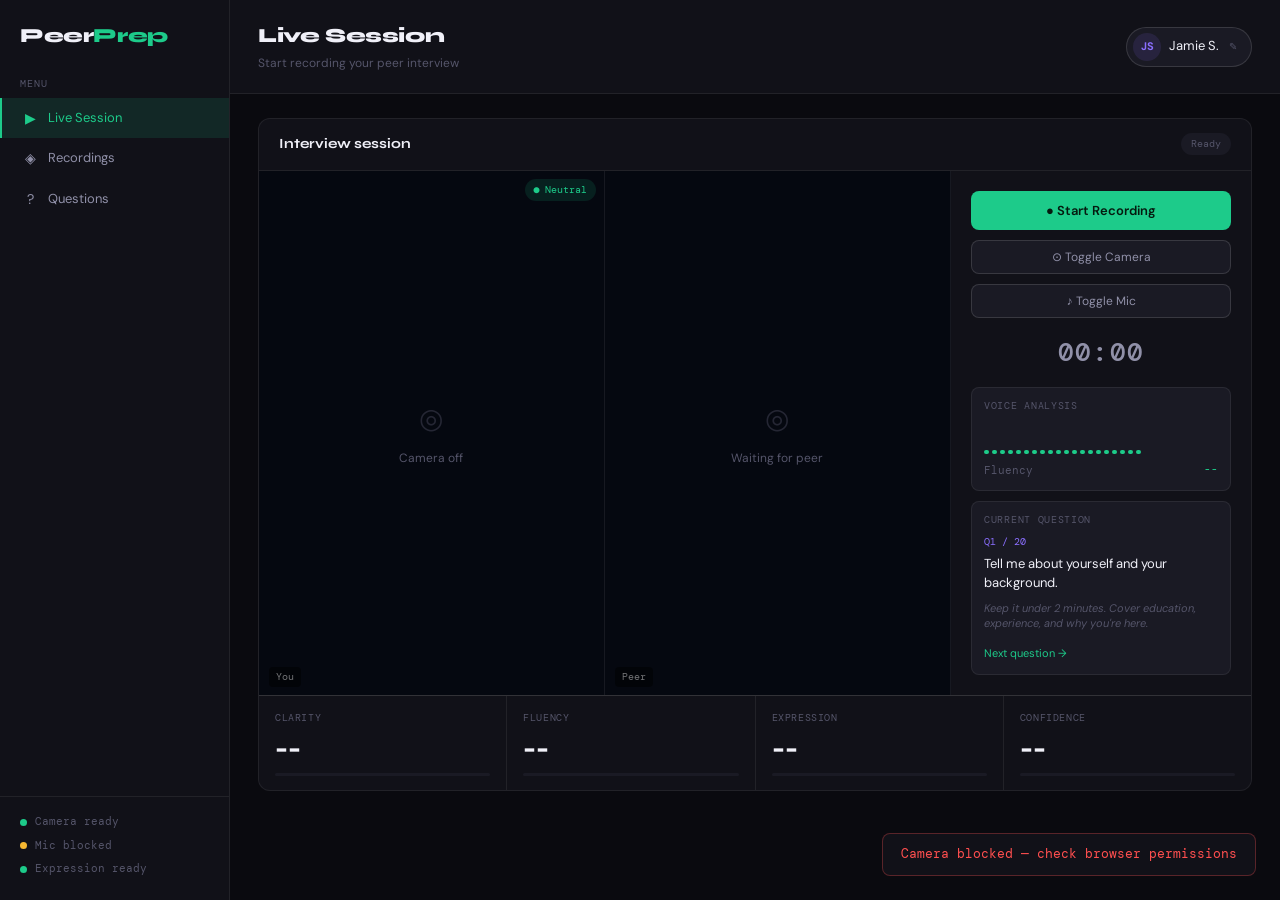
<file: dashboard.html>
<!DOCTYPE html>
<html lang="en">
<head>
<meta charset="UTF-8"/>
<meta name="viewport" content="width=device-width,initial-scale=1.0"/>
<title>PeerPrep — Interview Dashboard</title>
<link href="https://fonts.googleapis.com/css2?family=Syne:wght@400;600;700;800&family=DM+Mono:wght@400;500&family=DM+Sans:wght@300;400;500&display=swap" rel="stylesheet"/>
<!-- face-api.js removed — library was loaded but never initialised (saves ~1MB) -->
<style>
:root {
  --bg:#0a0a0f; --bg2:#111118; --bg3:#1a1a24; --bg4:#22222e;
  --border:rgba(255,255,255,0.07); --border2:rgba(255,255,255,0.13);
  --text:#f0f0f8; --text2:#9090a8; --text3:#55556a;
  --teal:#1dcb8a; --teal-d:rgba(29,203,138,0.12);
  --coral:#f06b4a; --coral-d:rgba(240,107,74,0.12);
  --amber:#f5b731; --amber-d:rgba(245,183,49,0.12);
  --red:#ff4f4f; --red-d:rgba(255,79,79,0.12);
  --purple:#8b6fff; --purple-d:rgba(139,111,255,0.12);
  --blue:#4a9eff; --blue-d:rgba(74,158,255,0.12);
  --font-d:'Syne',sans-serif; --font-b:'DM Sans',sans-serif; --font-m:'DM Mono',monospace;
  --r:12px; --r-s:8px;
}
*{margin:0;padding:0;box-sizing:border-box;}
body{background:var(--bg);color:var(--text);font-family:var(--font-b);font-size:15px;line-height:1.6;-webkit-font-smoothing:antialiased;display:flex;height:100vh;overflow:hidden;}

/* SIDEBAR */
.sidebar{width:230px;background:var(--bg2);border-right:1px solid var(--border);display:flex;flex-direction:column;padding:0;flex-shrink:0;}
.sidebar-logo{padding:1.25rem 1.25rem 0;font-family:var(--font-d);font-size:20px;font-weight:800;letter-spacing:-.02em;margin-bottom:1.5rem;}
.sidebar-logo span{color:var(--teal);}
.nav-section{font-size:10px;font-family:var(--font-m);color:var(--text3);text-transform:uppercase;letter-spacing:.1em;padding:0 1.25rem;margin-bottom:6px;}
.nav-link{display:flex;align-items:center;gap:10px;padding:9px 1.25rem;color:var(--text2);font-size:13px;cursor:pointer;transition:background .15s,color .15s;border-left:2px solid transparent;}
.nav-link:hover{background:var(--bg3);color:var(--text);}
.nav-link.active{background:var(--teal-d);color:var(--teal);border-left-color:var(--teal);}
.nav-icon{font-size:14px;width:16px;text-align:center;}
.sidebar-bottom{margin-top:auto;padding:1rem 1.25rem;border-top:1px solid var(--border);}
.status-row{display:flex;align-items:center;gap:8px;font-size:11px;font-family:var(--font-m);color:var(--text3);margin-bottom:6px;}
.dot{width:7px;height:7px;border-radius:50%;}
.dot-green{background:var(--teal);animation:pulse 2s infinite;}
.dot-amber{background:var(--amber);}
.dot-red{background:var(--red);}
@keyframes pulse{0%,100%{opacity:1;}50%{opacity:.4;}}

/* MAIN */
.main{flex:1;overflow-y:auto;display:flex;flex-direction:column;}
.topbar{padding:1.25rem 1.75rem;border-bottom:1px solid var(--border);display:flex;align-items:center;justify-content:space-between;background:var(--bg2);position:sticky;top:0;z-index:10;}
.page-title{font-family:var(--font-d);font-size:20px;font-weight:800;letter-spacing:-.02em;}
.page-sub{font-size:12px;color:var(--text3);margin-top:2px;}
.user-chip{display:flex;align-items:center;gap:8px;background:var(--bg3);border:1px solid var(--border2);border-radius:999px;padding:5px 14px 5px 6px;font-size:13px;}
.av{width:28px;height:28px;border-radius:50%;background:var(--purple-d);color:var(--purple);display:flex;align-items:center;justify-content:center;font-size:11px;font-weight:700;}
.content{padding:1.5rem 1.75rem;display:flex;flex-direction:column;gap:1.25rem;}

/* PANELS */
.panel{background:var(--bg2);border:1px solid var(--border);border-radius:var(--r);overflow:hidden;}
.panel-head{display:flex;align-items:center;justify-content:space-between;padding:.875rem 1.25rem;border-bottom:1px solid var(--border);}
.panel-head h2{font-family:var(--font-d);font-size:14px;font-weight:700;}
.badge{font-size:10px;font-family:var(--font-m);padding:3px 10px;border-radius:999px;}
.badge-rec{background:var(--red-d);color:var(--red);animation:pulse 1.2s infinite;}
.badge-ready{background:var(--bg3);color:var(--text3);}
.badge-done{background:var(--teal-d);color:var(--teal);}

/* SESSION AREA */
.session-layout{display:grid;grid-template-columns:1fr 300px;min-height:260px;}
.videos{display:grid;grid-template-columns:1fr 1fr;background:#050810;border-right:1px solid var(--border);}
.video-slot{position:relative;display:flex;align-items:center;justify-content:center;border-right:1px solid var(--border);min-height:220px;}
.video-slot:last-child{border-right:none;}
.video-slot video{position:absolute;inset:0;width:100%;height:100%;object-fit:cover;}
.video-label{position:absolute;bottom:8px;left:10px;font-size:10px;font-family:var(--font-m);color:rgba(255,255,255,.45);background:rgba(0,0,0,.5);padding:2px 7px;border-radius:4px;}
.face-overlay{position:absolute;top:8px;right:8px;font-size:10px;font-family:var(--font-m);padding:3px 8px;border-radius:999px;transition:all .4s;}
.face-neutral{background:var(--teal-d);color:var(--teal);}
.face-smile{background:var(--amber-d);color:var(--amber);}
.face-stress{background:var(--red-d);color:var(--red);}
.no-cam{display:flex;flex-direction:column;align-items:center;gap:8px;color:var(--text3);font-size:12px;}
.no-cam-icon{font-size:28px;opacity:.4;}
.rec-pulse{position:absolute;top:10px;left:10px;width:9px;height:9px;border-radius:50%;background:var(--red);display:none;}
.rec-pulse.active{display:block;animation:pulse .9s infinite;}

/* CONTROLS */
.controls{padding:1.25rem;display:flex;flex-direction:column;gap:10px;}
.btn-rec{display:flex;align-items:center;justify-content:center;gap:8px;background:var(--teal);color:#051a0f;border:none;border-radius:var(--r-s);padding:11px;font-size:13px;font-weight:600;font-family:var(--font-b);cursor:pointer;transition:opacity .2s,background .2s;width:100%;}
.btn-rec:hover{opacity:.85;}
.btn-rec.is-rec{background:var(--red);color:#fff;}
.btn-sec{background:var(--bg3);border:1px solid var(--border2);color:var(--text2);border-radius:var(--r-s);padding:8px 12px;font-size:12px;font-family:var(--font-b);cursor:pointer;transition:border-color .2s,color .2s;width:100%;}
.btn-sec:hover{border-color:var(--text2);color:var(--text);}
.btn-sec:disabled{opacity:.35;cursor:not-allowed;}
.timer{font-family:var(--font-m);font-size:26px;font-weight:500;color:var(--text2);text-align:center;letter-spacing:.05em;padding:4px 0;}
.timer.is-rec{color:var(--red);}

/* VOICE METER */
.voice-box{background:var(--bg3);border:1px solid var(--border);border-radius:var(--r-s);padding:10px 12px;}
.voice-label{font-size:10px;font-family:var(--font-m);color:var(--text3);text-transform:uppercase;letter-spacing:.07em;margin-bottom:8px;}
.voice-bars{display:flex;align-items:flex-end;gap:3px;height:32px;}
.vbar{width:5px;border-radius:2px;background:var(--teal);transition:height .1s;min-height:3px;}
.fluency-row{display:flex;justify-content:space-between;align-items:center;margin-top:8px;font-size:11px;font-family:var(--font-m);}
.fluency-score{color:var(--teal);}
.fluency-label{color:var(--text3);}

/* QUESTION BOX */
.q-box{background:var(--bg3);border:1px solid var(--border);border-radius:var(--r-s);padding:10px 12px;}
.q-label{font-size:10px;font-family:var(--font-m);color:var(--text3);text-transform:uppercase;letter-spacing:.07em;margin-bottom:6px;}
.q-num{font-size:10px;font-family:var(--font-m);color:var(--purple);margin-bottom:4px;}
.q-text{font-size:13px;color:var(--text);line-height:1.5;margin-bottom:8px;}
.q-hint{font-size:11px;color:var(--text3);font-style:italic;margin-bottom:8px;line-height:1.4;}
.btn-next{background:none;border:none;color:var(--teal);font-size:11px;font-family:var(--font-b);cursor:pointer;padding:0;}

/* METRICS */
.metrics-grid{display:grid;grid-template-columns:repeat(4,1fr);gap:1px;background:var(--border);border-top:1px solid var(--border);}
.metric{background:var(--bg2);padding:.875rem 1rem;}
.metric-label{font-size:10px;font-family:var(--font-m);color:var(--text3);text-transform:uppercase;letter-spacing:.06em;margin-bottom:6px;}
.metric-val{font-family:var(--font-d);font-size:22px;font-weight:800;color:var(--text);margin-bottom:6px;}
.metric-bar{height:3px;background:var(--bg3);border-radius:2px;overflow:hidden;}
.mfill{height:100%;border-radius:2px;transition:width 1s ease;width:0%;}
.mfill-teal{background:var(--teal);}
.mfill-amber{background:var(--amber);}
.mfill-coral{background:var(--coral);}
.mfill-blue{background:var(--blue);}

/* RECORDINGS */
.rec-list{display:flex;flex-direction:column;}
.rec-item{display:flex;align-items:center;gap:12px;padding:.875rem 1.25rem;border-bottom:1px solid var(--border);transition:background .15s;}
.rec-item:last-child{border-bottom:none;}
.rec-item:hover{background:rgba(255,255,255,.02);}
.rec-thumb{width:42px;height:42px;border-radius:var(--r-s);background:var(--bg3);display:flex;align-items:center;justify-content:center;color:var(--teal);font-size:16px;flex-shrink:0;cursor:pointer;transition:background .15s;}
.rec-thumb:hover{background:var(--teal-d);}
.rec-info{flex:1;}
.rec-name{font-size:13px;font-weight:500;margin-bottom:2px;}
.rec-meta{font-size:11px;font-family:var(--font-m);color:var(--text3);}
.rec-tags{display:flex;gap:5px;flex-wrap:wrap;}
.rtag{font-size:10px;font-family:var(--font-m);padding:2px 7px;border-radius:999px;}
.rt-teal{background:var(--teal-d);color:var(--teal);}
.rt-amber{background:var(--amber-d);color:var(--amber);}
.rt-coral{background:var(--coral-d);color:var(--coral);}
.rt-red{background:var(--red-d);color:var(--red);}
.rec-actions{display:flex;gap:6px;}
.btn-play{background:none;border:1px solid var(--border2);color:var(--text2);border-radius:var(--r-s);padding:5px 12px;font-size:11px;cursor:pointer;font-family:var(--font-b);transition:border-color .2s,color .2s;}
.btn-play:hover{border-color:var(--teal);color:var(--teal);}
.btn-del{background:none;border:1px solid var(--border2);color:var(--text3);border-radius:var(--r-s);padding:5px 10px;font-size:11px;cursor:pointer;font-family:var(--font-b);transition:border-color .2s,color .2s;}
.btn-del:hover{border-color:var(--red);color:var(--red);}
.empty-state{padding:2.5rem;text-align:center;color:var(--text3);font-size:13px;}

/* PLAYBACK PANEL */
.playback-panel{display:none;}
.playback-panel.open{display:block;}
.pb-inner{padding:1.25rem;}
.pb-player{background:var(--bg3);border:1px solid var(--border);border-radius:var(--r);padding:1.25rem;margin-bottom:1.25rem;}
.pb-title{font-size:14px;font-weight:500;margin-bottom:.75rem;}
.pb-waveform{height:48px;background:var(--bg);border-radius:var(--r-s);margin-bottom:.75rem;display:flex;align-items:center;padding:0 12px;gap:2px;cursor:pointer;overflow:hidden;}
.pb-bar{width:3px;border-radius:1px;background:var(--teal);opacity:.5;transition:opacity .2s;}
.pb-bar.played{opacity:1;}
.pb-controls{display:flex;align-items:center;gap:10px;}
.btn-pbplay{background:var(--teal);color:#051a0f;border:none;border-radius:999px;width:32px;height:32px;display:flex;align-items:center;justify-content:center;cursor:pointer;font-size:12px;}
.pb-time{font-family:var(--font-m);font-size:11px;color:var(--text3);flex:1;}
.pb-grid{display:grid;grid-template-columns:1fr 1fr;gap:1rem;}
.pb-card{background:var(--bg);border:1px solid var(--border);border-radius:var(--r-s);padding:1rem;}
.pb-card-title{font-size:10px;font-family:var(--font-m);color:var(--text3);text-transform:uppercase;letter-spacing:.07em;margin-bottom:.75rem;}
.score-big{font-family:var(--font-d);font-size:40px;font-weight:800;margin-bottom:4px;}
.score-big.green{color:var(--teal);}
.score-big.amber{color:var(--amber);}
.score-big.red{color:var(--coral);}
.breakdown-row{display:flex;justify-content:space-between;padding:6px 0;border-bottom:1px solid var(--border);font-size:12px;color:var(--text2);}
.breakdown-row:last-child{border-bottom:none;}
.bval{font-family:var(--font-m);font-size:11px;}
.bval.g{color:var(--teal);}.bval.w{color:var(--amber);}.bval.b{color:var(--coral);}
.transcript-box{grid-column:1/-1;background:var(--bg);border:1px solid var(--border);border-radius:var(--r-s);padding:1rem;}
.transcript-text{font-size:13px;color:var(--text2);line-height:1.8;font-style:italic;}
.ai-feedback{grid-column:1/-1;background:var(--purple-d);border:1px solid rgba(139,111,255,.2);border-radius:var(--r-s);padding:1rem;}
.ai-feedback p{font-size:13px;color:var(--text2);line-height:1.7;}
.ai-feedback strong{color:var(--text);}

/* TOAST */
.toast{position:fixed;bottom:24px;right:24px;background:var(--bg2);border:1px solid var(--border2);border-radius:var(--r-s);padding:10px 18px;font-size:13px;font-family:var(--font-m);color:var(--text);z-index:999;transform:translateY(80px);opacity:0;transition:all .3s;pointer-events:none;}
.toast.show{transform:translateY(0);opacity:1;}
.toast.success{border-color:rgba(29,203,138,.3);color:var(--teal);}
.toast.error{border-color:rgba(255,79,79,.3);color:var(--red);}

.rec-name:hover .rename-hint{opacity:1 !important;}
.rename-input{background:var(--bg3);border:1px solid var(--teal);border-radius:var(--r-s);padding:3px 8px;color:var(--text);font-size:13px;font-weight:500;font-family:var(--font-b);outline:none;width:100%;max-width:340px;}

/* SCROLLBAR */
::-webkit-scrollbar{width:4px;}
::-webkit-scrollbar-track{background:transparent;}
::-webkit-scrollbar-thumb{background:var(--bg4);border-radius:2px;}

@media(max-width:900px){
  .session-layout{grid-template-columns:1fr;}
  .videos{grid-template-columns:1fr;}
  .metrics-grid{grid-template-columns:1fr 1fr;}
  body{flex-direction:column;}
  .sidebar{width:100%;flex-direction:row;height:auto;}
}
</style>
</head>
<body>

<!-- SIDEBAR -->
<aside class="sidebar">
  <div class="sidebar-logo">Peer<span>Prep</span></div>
  <div class="nav-section">Menu</div>
  <div class="nav-link active" onclick="showPage('session')">
    <span class="nav-icon">▶</span> Live Session
  </div>
  <div class="nav-link" onclick="showPage('recordings')">
    <span class="nav-icon">◈</span> Recordings
  </div>
  <div class="nav-link" onclick="showPage('questions')">
    <span class="nav-icon">?</span> Questions
  </div>
  <div class="sidebar-bottom">
    <div class="status-row"><div class="dot dot-green"></div> Camera ready</div>
    <div class="status-row"><div class="dot dot-amber" id="mic-dot"></div> <span id="mic-status">Mic checking...</span></div>
    <div class="status-row"><div class="dot dot-green"></div> <span>Expression ready</span></div>
  </div>
</aside>

<!-- MAIN -->
<main class="main">
  <div class="topbar">
    <div>
      <div class="page-title" id="page-title">Live Session</div>
      <div class="page-sub" id="page-sub">Start recording your peer interview</div>
    </div>
    <div class="user-chip" onclick="openAccountModal()" title="Change account" style="cursor:pointer;">
      <div class="av" id="user-av">JS</div>
      <span id="user-name">Jamie S.</span>
      <span style="font-size:10px;color:var(--text3);margin-left:2px;">✎</span>
    </div>
  </div>

  <!-- ACCOUNT MODAL -->
  <div id="account-modal" style="display:none;position:fixed;inset:0;background:rgba(0,0,0,0.6);z-index:200;align-items:center;justify-content:center;">
    <div style="background:var(--bg2);border:1px solid var(--border2);border-radius:var(--r);padding:1.75rem;width:320px;display:flex;flex-direction:column;gap:1rem;">
      <div style="font-family:var(--font-d);font-size:16px;font-weight:700;">Change account</div>
      <div>
        <div style="font-size:11px;font-family:var(--font-m);color:var(--text3);margin-bottom:6px;text-transform:uppercase;letter-spacing:.06em;">Display name</div>
        <input id="account-input" type="text" placeholder="e.g. Jamie S."
          style="width:100%;background:var(--bg3);border:1px solid var(--border2);border-radius:var(--r-s);padding:9px 12px;color:var(--text);font-size:13px;font-family:var(--font-b);outline:none;"
          onkeydown="if(event.key==='Enter') saveAccount()"
        />
      </div>
      <div style="display:flex;gap:8px;justify-content:flex-end;">
        <button onclick="closeAccountModal()" style="background:none;border:1px solid var(--border2);color:var(--text2);border-radius:var(--r-s);padding:8px 16px;font-size:12px;cursor:pointer;font-family:var(--font-b);">Cancel</button>
        <button onclick="saveAccount()" style="background:var(--teal);color:#051a0f;border:none;border-radius:var(--r-s);padding:8px 16px;font-size:12px;font-weight:600;cursor:pointer;font-family:var(--font-b);">Save</button>
      </div>
    </div>
  </div>

  <div class="content">

    <!-- ===== SESSION PAGE ===== -->
    <div id="page-session">

      <!-- Live session panel -->
      <div class="panel">
        <div class="panel-head">
          <h2>Interview session</h2>
          <span class="badge badge-ready" id="rec-badge">Ready</span>
        </div>
        <div class="session-layout">
          <div class="videos">
            <div class="video-slot">
              <video id="local-video" autoplay muted playsinline></video>
              <div class="no-cam" id="no-cam"><div class="no-cam-icon">◎</div><span>Camera off</span></div>
              <div class="rec-pulse" id="rec-pulse"></div>
              <div class="video-label">You</div>
              <div class="face-overlay face-neutral" id="face-label">● Neutral</div>
            </div>
            <div class="video-slot">
              <video id="remote-video" autoplay playsinline></video>
              <div class="no-cam"><div class="no-cam-icon">◎</div><span>Waiting for peer</span></div>
              <div class="video-label">Peer</div>
            </div>
          </div>
          <div class="controls">
            <button class="btn-rec" id="btn-rec" onclick="toggleRecording()">
              ● Start Recording
            </button>
            <button class="btn-sec" id="btn-cam" onclick="toggleCamera()">⊙ Toggle Camera</button>
            <button class="btn-sec" id="btn-mic" onclick="toggleMic()">♪ Toggle Mic</button>
            <div class="timer" id="timer">00:00</div>

            <!-- Voice meter -->
            <div class="voice-box">
              <div class="voice-label">Voice analysis</div>
              <div class="voice-bars" id="voice-bars"></div>
              <div class="fluency-row">
                <span class="fluency-label">Fluency</span>
                <span class="fluency-score" id="fluency-score">--</span>
              </div>
            </div>

            <!-- Question -->
            <div class="q-box">
              <div class="q-label">Current question</div>
              <div class="q-num" id="q-num">Q1 / 10</div>
              <div class="q-text" id="q-text">Tell me about yourself.</div>
              <div class="q-hint" id="q-hint">Use the STAR method: Situation, Task, Action, Result.</div>
              <button class="btn-next" onclick="nextQuestion()">Next question →</button>
            </div>
          </div>
        </div>

        <!-- Metrics row -->
        <div class="metrics-grid">
          <div class="metric">
            <div class="metric-label">Clarity</div>
            <div class="metric-val" id="m-clarity">--</div>
            <div class="metric-bar"><div class="mfill mfill-teal" id="b-clarity"></div></div>
          </div>
          <div class="metric">
            <div class="metric-label">Fluency</div>
            <div class="metric-val" id="m-fluency">--</div>
            <div class="metric-bar"><div class="mfill mfill-blue" id="b-fluency"></div></div>
          </div>
          <div class="metric">
            <div class="metric-label">Expression</div>
            <div class="metric-val" id="m-expression">--</div>
            <div class="metric-bar"><div class="mfill mfill-amber" id="b-expression"></div></div>
          </div>
          <div class="metric">
            <div class="metric-label">Confidence</div>
            <div class="metric-val" id="m-confidence">--</div>
            <div class="metric-bar"><div class="mfill mfill-coral" id="b-confidence"></div></div>
          </div>
        </div>
      </div>

    </div><!-- end session page -->

    <!-- ===== RECORDINGS PAGE ===== -->
    <div id="page-recordings" style="display:none;">
      <div class="panel">
        <div class="panel-head">
          <h2>Saved recordings</h2>
          <span style="font-size:11px;font-family:var(--font-m);color:var(--text3);" id="rec-count">0 sessions</span>
        </div>
        <div class="rec-list" id="rec-list">
          <div class="empty-state" id="empty-state">
            No recordings yet.<br>
            <button onclick="showPage('session')" style="margin-top:.75rem;background:var(--teal);color:#051a0f;border:none;border-radius:999px;padding:8px 20px;font-size:12px;font-weight:600;cursor:pointer;">
              Start a session →
            </button>
          </div>
        </div>
      </div>

      <!-- Playback panel -->
      <div class="panel playback-panel" id="playback-panel">
        <div class="panel-head">
          <h2 id="pb-session-title">Session review</h2>
          <button class="btn-sec" style="width:auto;padding:5px 14px;" onclick="closePlayback()">✕ Close</button>
        </div>
        <div class="pb-inner">
          <div class="pb-player">
            <div class="pb-title" id="pb-title">Recording</div>
            <div class="pb-waveform" id="pb-waveform" onclick="scrubPlayback(event)"></div>
            <div class="pb-controls">
              <button class="btn-pbplay" id="btn-pbplay" onclick="togglePlayback()">▶</button>
              <span class="pb-time" id="pb-time">0:00 / 0:00</span>
              <audio id="pb-audio" style="display:none;"></audio>
            </div>
          </div>
          <div class="pb-grid">
            <div class="pb-card">
              <div class="pb-card-title">Overall score</div>
              <div class="score-big green" id="pb-overall">--</div>
              <div style="font-size:12px;color:var(--text3);" id="pb-grade">--</div>
            </div>
            <div class="pb-card">
              <div class="pb-card-title">Breakdown</div>
              <div class="breakdown-row"><span>Clarity</span><span class="bval g" id="pb-clarity">--</span></div>
              <div class="breakdown-row"><span>Fluency</span><span class="bval g" id="pb-fluency">--</span></div>
              <div class="breakdown-row"><span>Expression</span><span class="bval w" id="pb-expression">--</span></div>
              <div class="breakdown-row"><span>Filler words</span><span class="bval w" id="pb-fillers">--</span></div>
              <div class="breakdown-row"><span>Eye contact</span><span class="bval g" id="pb-eye">--</span></div>
            </div>
            <div class="transcript-box">
              <div class="pb-card-title">Transcript</div>
              <div class="transcript-text" id="pb-transcript">--</div>
            </div>
            <div class="ai-feedback">
              <div class="pb-card-title" style="color:var(--purple);">AI feedback</div>
              <p id="pb-feedback">--</p>
            </div>
          </div>
        </div>
      </div>
    </div><!-- end recordings page -->

    <!-- ===== QUESTIONS PAGE ===== -->
    <div id="page-questions" style="display:none;">
      <div class="panel">
        <div class="panel-head">
          <h2>Interview question bank</h2>
          <span style="font-size:11px;font-family:var(--font-m);color:var(--text3);">30 questions · 3 categories</span>
        </div>
        <div id="question-bank" style="padding:1.25rem;display:flex;flex-direction:column;gap:.75rem;"></div>
      </div>
    </div>

  </div><!-- end content -->
</main>

<!-- TOAST -->
<div class="toast" id="toast"></div>

<script>
// ===================== DATA =====================
const QUESTIONS = [
  { cat:"Behavioural", q:"Tell me about yourself and your background.", hint:"Keep it under 2 minutes. Cover education, experience, and why you're here.", script:"Start with your degree/background, mention 1-2 key projects, then connect to the role." },
  { cat:"Behavioural", q:"Describe a time you worked under pressure.", hint:"Use STAR method: Situation, Task, Action, Result.", script:"Pick a real deadline story. Focus on what YOU did, not the team." },
  { cat:"Behavioural", q:"What is your greatest strength?", hint:"Be specific — give a concrete example, not just an adjective.", script:"Name the strength → give one example → connect to this role." },
  { cat:"Behavioural", q:"Tell me about a time you failed. What did you learn?", hint:"Don't pick something trivial. Show self-awareness and growth.", script:"Describe the failure honestly, then pivot hard to what changed after it." },
  { cat:"Behavioural", q:"How do you handle disagreements with teammates?", hint:"Show that you can resolve conflict professionally.", script:"Give an example. Emphasise listening first, then finding common ground." },
  { cat:"Behavioural", q:"Where do you see yourself in 5 years?", hint:"Be ambitious but realistic. Tie it back to this company.", script:"Show growth mindset. Mention skills you want to build here." },
  { cat:"Behavioural", q:"Why do you want this role?", hint:"Do your research — mention something specific about the company.", script:"Company reason + role reason + your skills = perfect fit." },
  { cat:"Behavioural", q:"Describe your ideal work environment.", hint:"Be honest but professional. Avoid criticising past employers.", script:"Focus on collaboration, feedback culture, and learning opportunities." },
  { cat:"Technical", q:"Walk me through a recent project you built.", hint:"Cover the problem, your approach, the tech stack, and the outcome.", script:"Problem → decision you made → result you measured. Keep it concrete." },
  { cat:"Technical", q:"How do you approach debugging a problem you've never seen before?", hint:"Show your systematic thinking process.", script:"Reproduce → isolate → hypothesise → test → fix. Give a real example." },
  { cat:"Technical", q:"Explain a complex technical concept to a non-technical person.", hint:"Pick something you genuinely understand deeply.", script:"Use an analogy. Check for understanding. Adjust your language in real-time." },
  { cat:"Technical", q:"How do you ensure your code is secure?", hint:"Relevant especially for the cybersecurity role in your team.", script:"Input validation → auth → encryption → dependency audits → testing." },
  { cat:"Technical", q:"Describe how you would design a system from scratch.", hint:"Think aloud — interviewers want to see your reasoning process.", script:"Requirements → constraints → high-level design → components → trade-offs." },
  { cat:"Technical", q:"What's the hardest technical problem you've solved?", hint:"Be specific. Numbers and impact make it memorable.", script:"Set the scene quickly, spend 70% of time on YOUR solution and reasoning." },
  { cat:"Situational", q:"You discover a major bug in production 30 minutes before a demo. What do you do?", hint:"Show calm, prioritisation, and communication skills.", script:"Assess severity → communicate upward → hotfix or rollback → post-mortem." },
  { cat:"Situational", q:"A teammate is consistently missing deadlines. How do you handle it?", hint:"Don't throw colleagues under the bus. Show empathy first.", script:"Private conversation first → understand root cause → escalate only if needed." },
  { cat:"Situational", q:"You're given a task with unclear requirements. What do you do?", hint:"Show that you ask the right questions before diving in.", script:"Clarify assumptions → document them → confirm with stakeholder → then build." },
  { cat:"Situational", q:"How would you prioritise when you have three urgent tasks at once?", hint:"Show a framework — impact vs effort, deadlines, dependencies.", script:"Assess impact → check deadlines → communicate constraints → deliver incrementally." },
  { cat:"Situational", q:"What would you do if you disagreed with your manager's technical decision?", hint:"Show that you can advocate professionally without being difficult.", script:"Understand their reasoning first → present data → accept the final call gracefully." },
  { cat:"Situational", q:"How would you onboard yourself to a new codebase quickly?", hint:"Show initiative and structured learning approach.", script:"README → architecture docs → run it locally → read tests → make a small change." },
];

// ===================== STATE =====================
let recording = false;
let mediaRecorder = null;
let recordedChunks = [];
let localStream = null;
let camOn = true;
let micOn = true;
let qIndex = 0;
let audioCtx = null;
let analyser = null;
let recordings = JSON.parse(localStorage.getItem('peerprep_recordings') || '[]');
let currentPlaybackId = null;
let pbPlaying = false;

// Central timer/interval registry — prevents leaks and makes cleanup easy
const timers = { timer: null, metrics: null, face: null, voice: null, pb: null };
let seconds = 0;

// Live session metrics
let liveMetrics = { clarity:0, fluency:0, expression:0, confidence:0 };
let faceExpression = 'neutral';
let fillerCount = 0;
let transcript = '';

// ===================== DOM HELPERS =====================
const el   = id => document.getElementById(id);
const setText  = (id, val) => { const e = el(id); if (e) e.textContent = val; };
const setWidth = (id, pct) => { const e = el(id); if (e) e.style.width = pct + '%'; };
const setClass = (id, cls) => { const e = el(id); if (e) e.className = cls; };

/** Update a live metric display + bar in one call */
function renderMetric(key, val) {
  setText('m-' + key, val + '%');
  setWidth('b-' + key, val);
}

// ===================== INIT =====================
window.addEventListener('load', async () => {
  // Restore saved account name
  const savedName = localStorage.getItem('peerprep_account');
  if (savedName) {
    const initials = savedName.split(' ').map(w => w[0]).join('').toUpperCase().slice(0, 2);
    setText('user-name', savedName);
    setText('user-av', initials);
  }
  updateQuestion();
  buildVoiceBars();
  buildQuestionBank();
  renderRecordings();
  await startCamera();
  await loadFaceAPI();
  initAudioAnalyser();
});

// ===================== CAMERA =====================
async function startCamera() {
  try {
    localStream = await navigator.mediaDevices.getUserMedia({ video:true, audio:true });
    el('local-video').srcObject = localStream;
    el('no-cam').style.display = 'none';
    el('mic-dot').style.background = 'var(--teal)';
    setText('mic-status', 'Mic active');
    el('btn-rec').disabled = false;
    el('btn-rec').title = '';
    toast('Camera and mic ready', 'success');
  } catch(e) {
    toast('Camera blocked — check browser permissions', 'error');
    setText('mic-status', 'Mic blocked');
    el('btn-rec').disabled = true;
    el('btn-rec').title = 'Camera permission required to record';
  }
}

function toggleCamera() {
  if (!localStream) return;
  camOn = !camOn;
  localStream.getVideoTracks().forEach(t => t.enabled = camOn);
  el('no-cam').style.display = camOn ? 'none' : 'flex';
  el('btn-cam').textContent = camOn ? '⊙ Toggle Camera' : '⊙ Camera Off';
  toast(camOn ? 'Camera on' : 'Camera off');
}

function toggleMic() {
  if (!localStream) return;
  micOn = !micOn;
  localStream.getAudioTracks().forEach(t => t.enabled = micOn);
  el('btn-mic').textContent = micOn ? '♪ Toggle Mic' : '♪ Mic Muted';
  el('mic-dot').style.background = micOn ? 'var(--teal)' : 'var(--red)';
  toast(micOn ? 'Mic on' : 'Mic muted');
}

// ===================== FACE API =====================
async function loadFaceAPI() {
  // face-api.js script is not loaded — go straight to simulation
  if (typeof faceapi === 'undefined') {
    startFaceSimulation();
    return;
  }
  try {
    const MODEL_URL = 'https://cdn.jsdelivr.net/npm/@vladmandic/face-api/model';
    await faceapi.nets.tinyFaceDetector.loadFromUri(MODEL_URL);
    await faceapi.nets.faceExpressionNet.loadFromUri(MODEL_URL);
    startFaceDetection();
  } catch(e) {
    startFaceSimulation();
  }
}

function startFaceDetection() {
  const video = el('local-video');
  timers.face = setInterval(async () => {
    if (!video.srcObject) return;
    try {
      const det = await faceapi.detectSingleFace(video, new faceapi.TinyFaceDetectorOptions()).withFaceExpressions();
      if (det) updateFaceExpression(det.expressions);
    } catch(e) {}
  }, 800);
}

function startFaceSimulation() {
  const states = ['neutral','happy','surprised','sad','angry'];
  const weights = [0.5, 0.25, 0.1, 0.08, 0.07];
  timers.face = setInterval(() => {
    const rand = Math.random();
    let acc = 0;
    for (let i = 0; i < states.length; i++) {
      acc += weights[i];
      if (rand < acc) { simulateFace(states[i]); break; }
    }
  }, 2000);
}

function simulateFace(expr) {
  const mock = {};
  mock[expr] = 0.9;
  updateFaceExpression(mock);
}

function updateFaceExpression(expressions) {
  const sorted = Object.entries(expressions).sort((a,b) => b[1]-a[1]);
  const top = sorted[0][0];
  const score = Math.round(sorted[0][1] * 100);
  const label = el('face-label');

  let naturalScore = 0;
  let display = '';
  let cls = '';

  if (top === 'happy' || top === 'surprised') {
    display = `● Smiling (${score}%)`;
    cls = 'face-smile';
    naturalScore = 85 + Math.floor(Math.random()*15);
    faceExpression = 'smile';
  } else if (top === 'angry' || top === 'disgusted' || top === 'fearful') {
    display = `● Stressed (${score}%)`;
    cls = 'face-stress';
    naturalScore = 30 + Math.floor(Math.random()*25);
    faceExpression = 'stress';
  } else if (top === 'sad') {
    display = `● Uneasy (${score}%)`;
    cls = 'face-stress';
    naturalScore = 45 + Math.floor(Math.random()*20);
    faceExpression = 'stress';
  } else {
    display = `● Neutral (${score}%)`;
    cls = 'face-neutral';
    naturalScore = 70 + Math.floor(Math.random()*20);
    faceExpression = 'neutral';
  }

  label.textContent = display;
  label.className = 'face-overlay ' + cls;
  if (recording) {
    liveMetrics.expression = Math.round((liveMetrics.expression * 0.7) + (naturalScore * 0.3));
    renderMetric('expression', liveMetrics.expression);
  }
}

// ===================== VOICE ANALYSIS =====================
function buildVoiceBars() {
  const container = el('voice-bars');
  for (let i = 0; i < 20; i++) {
    const bar = document.createElement('div');
    bar.className = 'vbar';
    bar.style.height = '4px';
    container.appendChild(bar);
  }
}

function initAudioAnalyser() {
  if (!localStream) return;
  try {
    audioCtx = new (window.AudioContext || window.webkitAudioContext)();
    const src = audioCtx.createMediaStreamSource(localStream);
    analyser = audioCtx.createAnalyser();
    analyser.fftSize = 64;
    src.connect(analyser);
    startVoiceVisualiser();
  } catch(e) {}
}

function startVoiceVisualiser() {
  const bars = document.querySelectorAll('.vbar');
  const data = new Uint8Array(analyser ? analyser.frequencyBinCount : 20);
  let silenceCount = 0;
  let speakCount = 0;
  let totalCount = 0;

  timers.voice = setInterval(() => {
    if (analyser) analyser.getByteFrequencyData(data);
    bars.forEach((bar, i) => {
      const val = analyser ? data[i] : (Math.random() * 40);
      const h = Math.max(3, Math.min(32, val * 0.13));
      bar.style.height = h + 'px';
      bar.style.background = h > 16 ? 'var(--teal)' : h > 8 ? 'var(--blue)' : 'var(--text3)';
    });

    const avg = analyser ? Array.from(data).reduce((a,b)=>a+b,0)/data.length : 15;
    totalCount++;
    if (avg > 10) speakCount++;
    else silenceCount++;

    if (totalCount > 10) {
      const ratio = speakCount / totalCount;
      let fluencyPct;
      if (ratio < 0.3) fluencyPct = Math.round(ratio * 100 + 20);
      else if (ratio > 0.95) fluencyPct = 60;
      else fluencyPct = Math.round(60 + (ratio * 40));

      setText('fluency-score', fluencyPct + '%');
      if (recording) {
        liveMetrics.fluency = Math.round((liveMetrics.fluency * 0.8) + (fluencyPct * 0.2));
        renderMetric('fluency', liveMetrics.fluency);
      }
    }
  }, 120);
}

// ===================== RECORDING =====================
function toggleRecording() {
  if (!recording) startRecording();
  else stopRecording();
}

function startRecording() {
  if (!localStream) { toast('Camera not available', 'error'); return; }

  recordedChunks = [];
  liveMetrics = { clarity:0, fluency:0, expression:0, confidence:0 };
  fillerCount = 0;
  transcript = '';
  seconds = 0;

  const options = { mimeType: 'video/webm;codecs=vp9,opus' };
  try {
    mediaRecorder = new MediaRecorder(localStream, options);
  } catch(e) {
    mediaRecorder = new MediaRecorder(localStream);
  }

  mediaRecorder.ondataavailable = e => { if (e.data.size > 0) recordedChunks.push(e.data); };
  mediaRecorder.onstop = finaliseRecording;
  mediaRecorder.start(1000);

  recording = true;

  // UI — recording state
  el('btn-rec').textContent = '■ Stop Recording';
  el('btn-rec').classList.add('is-rec');
  el('rec-badge').className = 'badge badge-rec';
  setText('rec-badge', '● REC');
  el('rec-pulse').classList.add('active');
  el('timer').classList.add('is-rec');

  // Timer with countdown warning in the last 30 seconds
  const MAX = 300;
  timers.timer = setInterval(() => {
    seconds++;
    const remaining = MAX - seconds;
    const m = String(Math.floor(seconds/60)).padStart(2,'0');
    const s = String(seconds%60).padStart(2,'0');
    setText('timer', `${m}:${s}`);

    if (remaining === 30) toast('30 seconds remaining — recording will auto-save', 'error');
    if (seconds >= MAX) stopRecording();
  }, 1000);

  timers.metrics = setInterval(updateLiveMetrics, 1500);
  startSpeechRecognition();
  toast('Recording started', 'success');
}

function stopRecording() {
  if (mediaRecorder && mediaRecorder.state !== 'inactive') mediaRecorder.stop();

  recording = false;
  clearInterval(timers.timer);
  clearInterval(timers.metrics);

  el('btn-rec').textContent = '● Start Recording';
  el('btn-rec').classList.remove('is-rec');
  el('rec-badge').className = 'badge badge-done';
  setText('rec-badge', 'Saved');
  el('rec-pulse').classList.remove('active');
  el('timer').classList.remove('is-rec');
  setText('timer', '00:00');

  if (recognition) { try { recognition.stop(); } catch(e) {} }
  toast('Recording saved!', 'success');
}

function finaliseRecording() {
  const blob = new Blob(recordedChunks, { type:'video/webm' });
  const url  = URL.createObjectURL(blob);
  const duration = seconds;

  // Compute final scores
  const overall = Math.round((liveMetrics.clarity + liveMetrics.fluency + liveMetrics.expression + liveMetrics.confidence) / 4);
  const eyeContact = Math.round(65 + Math.random()*25);

  const rec = {
    id: Date.now(),
    name: `Interview session — ${new Date().toLocaleTimeString([], {hour:'2-digit',minute:'2-digit'})}`,
    date: new Date().toLocaleDateString(),
    duration: `${String(Math.floor(duration/60)).padStart(2,'0')}:${String(duration%60).padStart(2,'0')}`,
    url,
    scores: {
      overall: overall || 72,
      clarity: liveMetrics.clarity || Math.round(65+Math.random()*25),
      fluency: liveMetrics.fluency || Math.round(60+Math.random()*30),
      expression: liveMetrics.expression || Math.round(55+Math.random()*35),
      confidence: liveMetrics.confidence || Math.round(60+Math.random()*30),
      fillers: fillerCount,
      eyeContact,
    },
    transcript: transcript || 'No transcript available — speech recognition may not be supported in this browser.',
    question: QUESTIONS[qIndex].q,
  };

  recordings.unshift(rec);
  saveRecordings();
  renderRecordings();
}

function updateLiveMetrics() {
  if (!recording) return;
  liveMetrics.clarity    = Math.min(99, liveMetrics.clarity    + Math.floor(Math.random()*6));
  liveMetrics.confidence = Math.min(99, liveMetrics.confidence + Math.floor(Math.random()*5));
  renderMetric('clarity',    liveMetrics.clarity);
  renderMetric('confidence', liveMetrics.confidence);
}

// ===================== SPEECH RECOGNITION =====================
let recognition = null;
function startSpeechRecognition() {
  const SR = window.SpeechRecognition || window.webkitSpeechRecognition;
  if (!SR) return;
  recognition = new SR();
  recognition.continuous = true;
  recognition.interimResults = true;
  recognition.lang = 'en-US';

  const FILLERS = ['um','uh','like','you know','basically','literally','actually','right','so','well'];

  recognition.onresult = e => {
    let interim = '';
    for (let i = e.resultIndex; i < e.results.length; i++) {
      const t = e.results[i][0].transcript;
      if (e.results[i].isFinal) {
        transcript += t + ' ';
        // Count fillers
        FILLERS.forEach(f => {
          const regex = new RegExp('\\b'+f+'\\b','gi');
          const matches = t.match(regex);
          if (matches) fillerCount += matches.length;
        });
      } else {
        interim = t;
      }
    }
  };

  recognition.onerror = () => {};
  recognition.start();
}

// ===================== SAVE / LOAD =====================
function saveRecordings() {
  // Store metadata only (not blob URLs — they don't survive reload)
  const meta = recordings.map(r => ({...r, url: null}));
  try { localStorage.setItem('peerprep_recordings', JSON.stringify(meta)); } catch(e) {}
}

function renderRecordings() {
  const list  = el('rec-list');
  const empty = el('empty-state');
  const count = el('rec-count');

  setText('rec-count', `${recordings.length} session${recordings.length!==1?'s':''}`);
  list.querySelectorAll('.rec-item').forEach(e => e.remove());

  if (recordings.length === 0) { empty.style.display = 'block'; return; }
  empty.style.display = 'none';

  recordings.forEach(rec => {
    const score = rec.scores.overall;
    const scoreColor = score >= 80 ? 'rt-teal' : score >= 60 ? 'rt-amber' : 'rt-coral';
    const grade      = score >= 80 ? 'Excellent' : score >= 60 ? 'Good' : 'Needs work';
    const exprTag    = rec.scores.expression >= 70
      ? '<span class="rtag rt-teal">Natural</span>'
      : '<span class="rtag rt-coral">Stiff</span>';
    const fluencyTag = rec.scores.fluency >= 70
      ? '<span class="rtag rt-teal">Fluent</span>'
      : '<span class="rtag rt-amber">Needs work</span>';

    const item = document.createElement('div');
    item.className = 'rec-item';
    item.id = 'rec-'+rec.id;
    item.innerHTML = `
      <div class="rec-thumb" onclick="openPlayback(${rec.id})" title="Review recording">▶</div>
      <div class="rec-info">
        <div class="rec-name" onclick="startRename(${rec.id}, this)" title="Click to rename" style="cursor:pointer;display:flex;align-items:center;gap:6px;">
          ${rec.name}
          <span style="font-size:10px;color:var(--text3);opacity:0;transition:opacity .2s;" class="rename-hint">✎</span>
        </div>
        <div class="rec-meta">${rec.date} · ${rec.duration}</div>
      </div>
      <div class="rec-tags">
        <span class="rtag ${scoreColor}" title="Overall score">${score}% — ${grade}</span>
        ${exprTag}
        ${fluencyTag}
      </div>
      <div class="rec-actions">
        <button class="btn-play" onclick="openPlayback(${rec.id})">Review ↗</button>
        <button class="btn-del" onclick="deleteRecording(${rec.id})" title="Delete recording">✕</button>
      </div>
    `;
    list.appendChild(item);
  });
}

function deleteRecording(id) {
  if (!confirm('Delete this recording? This cannot be undone.')) return;
  recordings = recordings.filter(r => r.id !== id);
  saveRecordings();
  renderRecordings();
  if (currentPlaybackId === id) closePlayback();
  toast('Recording deleted');
}

// ===================== PLAYBACK =====================
function openPlayback(id) {
  const rec = recordings.find(r => r.id === id);
  if (!rec) return;
  currentPlaybackId = id;
  showPage('recordings');

  el('playback-panel').classList.add('open');
  setText('pb-title', rec.name);

  const s = rec.scores;
  const overall = s.overall;
  const gradeText = overall>=80 ? 'Excellent performance' : overall>=60 ? 'Good — room to grow' : 'Keep practising';
  el('pb-overall').textContent = overall + '%';
  el('pb-overall').className   = 'score-big ' + (overall>=80?'green':overall>=60?'amber':'red');
  setText('pb-grade', gradeText);

  setText('pb-clarity',    s.clarity + '%');
  setText('pb-fluency',    s.fluency + '%');
  setText('pb-expression', s.expression + '%');
  setText('pb-fillers',    s.fillers + ' detected');
  setText('pb-eye',        s.eyeContact + '%');

  ['pb-clarity','pb-fluency','pb-expression','pb-eye'].forEach(eid => {
    const v = parseInt(el(eid).textContent);
    el(eid).className = 'bval ' + (v>=75?'g':v>=55?'w':'b');
  });

  setText('pb-transcript', rec.transcript || 'No transcript recorded.');
  el('pb-feedback').innerHTML = generateFeedback(rec);

  buildWaveform();
  const audio = el('pb-audio');
  if (rec.url) audio.src = rec.url;

  el('playback-panel').scrollIntoView({ behavior:'smooth' });
}

function closePlayback() {
  el('playback-panel').classList.remove('open');
  el('pb-audio').pause();
  clearInterval(timers.pb);
  pbPlaying = false;
  setText('btn-pbplay', '▶');
  currentPlaybackId = null;
}

function buildWaveform() {
  const wf = el('pb-waveform');
  wf.innerHTML = '';
  for (let i = 0; i < 80; i++) {
    const bar = document.createElement('div');
    bar.className = 'pb-bar';
    const h = 8 + Math.random() * 32;
    bar.style.cssText = `width:3px;border-radius:1px;background:var(--teal);opacity:.4;height:${h}px;flex-shrink:0;`;
    wf.appendChild(bar);
  }
}

function togglePlayback() {
  const audio = el('pb-audio');
  const btn   = el('btn-pbplay');

  if (!audio.src) { toast('Recording not available for playback in this session', 'error'); return; }

  if (pbPlaying) {
    audio.pause();
    btn.textContent = '▶';
    pbPlaying = false;
    clearInterval(timers.pb);
  } else {
    audio.play().catch(() => toast('Playback unavailable for this recording', 'error'));
    btn.textContent = '⏸';
    pbPlaying = true;

    timers.pb = setInterval(() => {
      const cur = Math.floor(audio.currentTime);
      const dur = Math.floor(audio.duration) || 0;
      const pct = dur ? (cur/dur) : 0;
      const bars = document.querySelectorAll('.pb-bar');
      const played = Math.floor(pct * bars.length);
      bars.forEach((b,i) => { b.style.opacity = i <= played ? '1' : '.4'; });
      setText('pb-time',
        `${String(Math.floor(cur/60)).padStart(2,'0')}:${String(cur%60).padStart(2,'0')} / ` +
        `${String(Math.floor(dur/60)).padStart(2,'0')}:${String(dur%60).padStart(2,'0')}`);
      if (audio.ended) {
        btn.textContent = '▶';
        pbPlaying = false;
        clearInterval(timers.pb);
      }
    }, 300);
  }
}

function scrubPlayback(e) {
  const audio = el('pb-audio');
  if (!audio.src || !audio.duration) return;
  const rect = e.currentTarget.getBoundingClientRect();
  audio.currentTime = ((e.clientX - rect.left) / rect.width) * audio.duration;
}

function generateFeedback(rec) {
  const s = rec.scores;
  const tips = [];
  if (s.fluency < 65) tips.push('<strong>Fluency:</strong> You had noticeable pauses. Practise answering out loud daily — even just 2 minutes in the mirror.');
  else tips.push('<strong>Fluency:</strong> Good speech flow. Keep it up.');
  if (s.expression < 65) tips.push('<strong>Expression:</strong> Your face appeared tense. Try smiling slightly at the start — it signals confidence and relaxes your muscles.');
  else tips.push('<strong>Expression:</strong> Natural facial expressions detected. This builds rapport with interviewers.');
  if (s.fillers > 5) tips.push(`<strong>Filler words:</strong> ${s.fillers} fillers detected (um, uh, like). Replace them with a brief pause — silence sounds more confident than fillers.`);
  if (s.eyeContact < 70) tips.push('<strong>Eye contact:</strong> Look directly at the camera, not at your own face on screen. It reads as direct eye contact to the interviewer.');
  if (s.clarity >= 75) tips.push('<strong>Clarity:</strong> Your answer structure was clear and well-organised.');
  return tips.join(' ') || 'Good overall performance. Keep practising consistently.';
}

function updateQuestion() {
  const q = QUESTIONS[qIndex];
  setText('q-num',  `Q${qIndex+1} / ${QUESTIONS.length}`);
  setText('q-text', q.q);
  setText('q-hint', q.hint);
}

function nextQuestion() {
  qIndex = (qIndex + 1) % QUESTIONS.length;
  updateQuestion();
}

function useQuestion(idx) {
  qIndex = idx;
  updateQuestion();
  showPage('session');
  toast('Question loaded in session', 'success');
}

function buildQuestionBank() {
  const container = el('question-bank');
  const cats = [...new Set(QUESTIONS.map(q => q.cat))];

  cats.forEach(cat => {
    const header = document.createElement('div');
    header.style.cssText = 'font-size:11px;font-family:var(--font-m);color:var(--text3);text-transform:uppercase;letter-spacing:.08em;margin-top:.5rem;margin-bottom:6px;';
    header.textContent = cat;
    container.appendChild(header);

    QUESTIONS.filter(q => q.cat === cat).forEach(q => {
      const card = document.createElement('div');
      card.style.cssText = 'background:var(--bg3);border:1px solid var(--border);border-radius:var(--r-s);padding:12px 14px;cursor:pointer;transition:border-color .2s;';
      card.onmouseenter = () => card.style.borderColor = 'var(--border2)';
      card.onmouseleave = () => card.style.borderColor = 'var(--border)';
      card.innerHTML = `
        <div style="font-size:13px;font-weight:500;color:var(--text);margin-bottom:4px;">${q.q}</div>
        <div style="font-size:11px;color:var(--text3);margin-bottom:6px;">${q.hint}</div>
        <div style="font-size:11px;font-family:var(--font-m);color:var(--purple);">Script: ${q.script}</div>
        <button onclick="useQuestion(${QUESTIONS.indexOf(q)})" style="margin-top:8px;background:none;border:1px solid var(--border2);color:var(--text2);border-radius:6px;padding:4px 12px;font-size:11px;cursor:pointer;font-family:var(--font-b);">Use this question →</button>
      `;
      container.appendChild(card);
    });
  });
}

// ===================== NAVIGATION =====================
function showPage(page) {
  ['session','recordings','questions'].forEach(p => {
    const pg = el('page-'+p);
    pg.style.display = p===page ? 'flex' : 'none';
    if (p===page) pg.style.flexDirection = 'column';
  });
  document.querySelectorAll('.nav-link').forEach((lnk, i) => {
    lnk.classList.toggle('active', ['session','recordings','questions'][i]===page);
  });
  const titles = { session:'Live Session', recordings:'Recordings', questions:'Question Bank' };
  const subs   = { session:'Start recording your peer interview', recordings:'Review and delete your saved sessions', questions:'Browse questions and answer scripts' };
  setText('page-title', titles[page]);
  setText('page-sub',   subs[page]);
}

// ===================== RENAME RECORDING =====================
function startRename(id, nameEl) {
  // Prevent double-triggering if already editing
  if (nameEl.querySelector('input')) return;

  const rec = recordings.find(r => r.id === id);
  if (!rec) return;

  const input = document.createElement('input');
  input.className = 'rename-input';
  input.value = rec.name;
  nameEl.innerHTML = '';
  nameEl.appendChild(input);
  input.focus();
  input.select();

  const commit = () => {
    const newName = input.value.trim() || rec.name;
    rec.name = newName;
    saveRecordings();
    renderRecordings();
    // Also update playback panel title if this session is open
    if (currentPlaybackId === id) setText('pb-title', newName);
    toast('Session renamed', 'success');
  };

  input.addEventListener('blur', commit);
  input.addEventListener('keydown', e => {
    if (e.key === 'Enter') { e.preventDefault(); input.blur(); }
    if (e.key === 'Escape') {
      input.removeEventListener('blur', commit);
      renderRecordings(); // cancel — re-render without saving
    }
  });
}


function openAccountModal() {
  el('account-input').value = el('user-name').textContent;
  el('account-modal').style.display = 'flex';
  setTimeout(() => el('account-input').focus(), 50);
}

function closeAccountModal() {
  el('account-modal').style.display = 'none';
}

function saveAccount() {
  const name = el('account-input').value.trim();
  if (!name) return;
  const initials = name.split(' ').map(w => w[0]).join('').toUpperCase().slice(0, 2);
  setText('user-name', name);
  setText('user-av', initials);
  try { localStorage.setItem('peerprep_account', name); } catch(e) {}
  closeAccountModal();
  toast('Account updated', 'success');
}

// Close modal on backdrop click
el('account-modal').addEventListener('click', e => {
  if (e.target === el('account-modal')) closeAccountModal();
});


function toast(msg, type='') {
  const t = el('toast');
  t.textContent = msg;
  t.className = 'toast show ' + type;
  setTimeout(() => t.className = 'toast', 2800);
}

</script>
</body>
</html>
</file>
